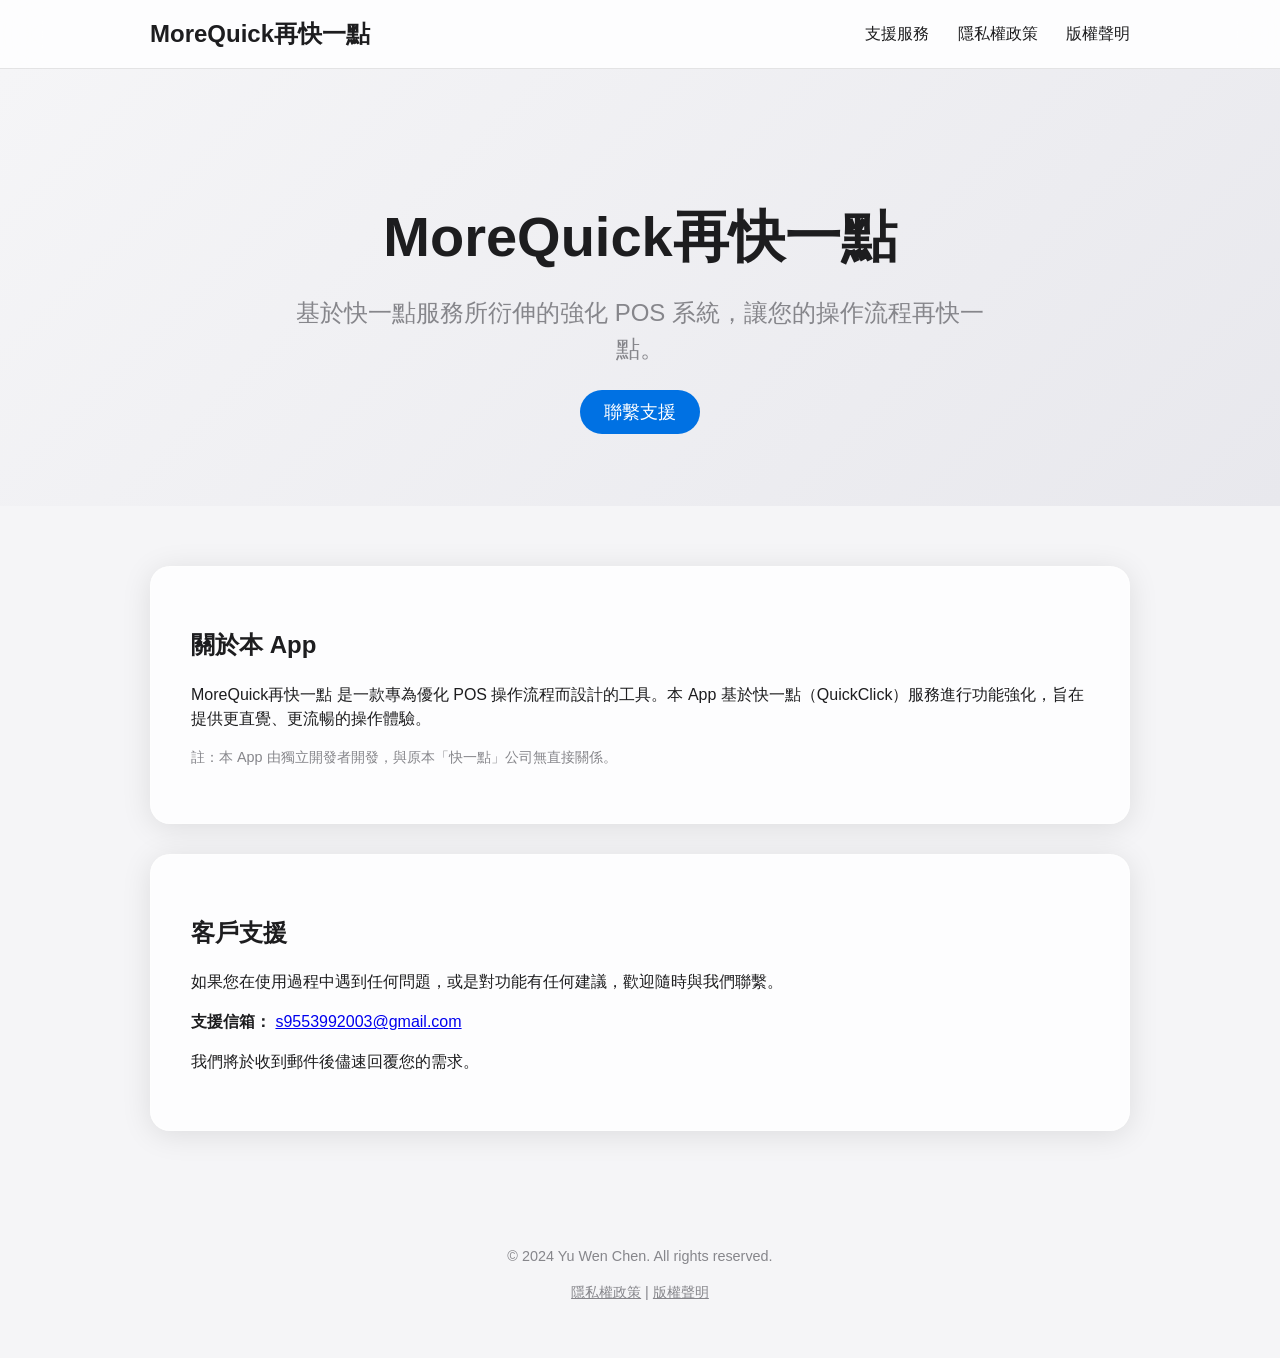
<file: index.html>
<!DOCTYPE html>
<html lang="zh-TW">
<head>
    <meta charset="UTF-8">
    <meta name="viewport" content="width=device-width, initial-scale=1.0">
    <title>MoreQuick再快一點 - 開發者支援</title>
    <link rel="stylesheet" href="styles.css">
</head>
<body>
    <header>
        <nav>
            <div style="font-size: 1.5rem; font-weight: 600;">MoreQuick再快一點</div>
            <div>
                <a href="#support">支援服務</a>
                <a href="privacy.html">隱私權政策</a>
                <a href="copyright.html">版權聲明</a>
            </div>
        </nav>
    </header>

    <section class="hero">
        <h1>MoreQuick再快一點</h1>
        <p>基於快一點服務所衍伸的強化 POS 系統，讓您的操作流程再快一點。</p>
        <a href="mailto:s9553992003@gmail.com" class="cta-button">聯繫支援</a>
    </section>

    <main class="section">
        <div class="card" id="about">
            <h2>關於本 App</h2>
            <p>MoreQuick再快一點 是一款專為優化 POS 操作流程而設計的工具。本 App 基於快一點（QuickClick）服務進行功能強化，旨在提供更直覺、更流暢的操作體驗。</p>
            <p style="color: #86868b; font-size: 0.9rem;">註：本 App 由獨立開發者開發，與原本「快一點」公司無直接關係。</p>
        </div>

        <div class="card" id="support">
            <h2>客戶支援</h2>
            <p>如果您在使用過程中遇到任何問題，或是對功能有任何建議，歡迎隨時與我們聯繫。</p>
            <p><strong>支援信箱：</strong> <a href="mailto:s9553992003@gmail.com">s9553992003@gmail.com</a></p>
            <p>我們將於收到郵件後儘速回覆您的需求。</p>
        </div>
    </main>

    <footer>
        <p>&copy; 2024 Yu Wen Chen. All rights reserved.</p>
        <p>
            <a href="privacy.html" style="color: inherit;">隱私權政策</a> | 
            <a href="copyright.html" style="color: inherit;">版權聲明</a>
        </p>
    </footer>
</body>
</html>
</file>
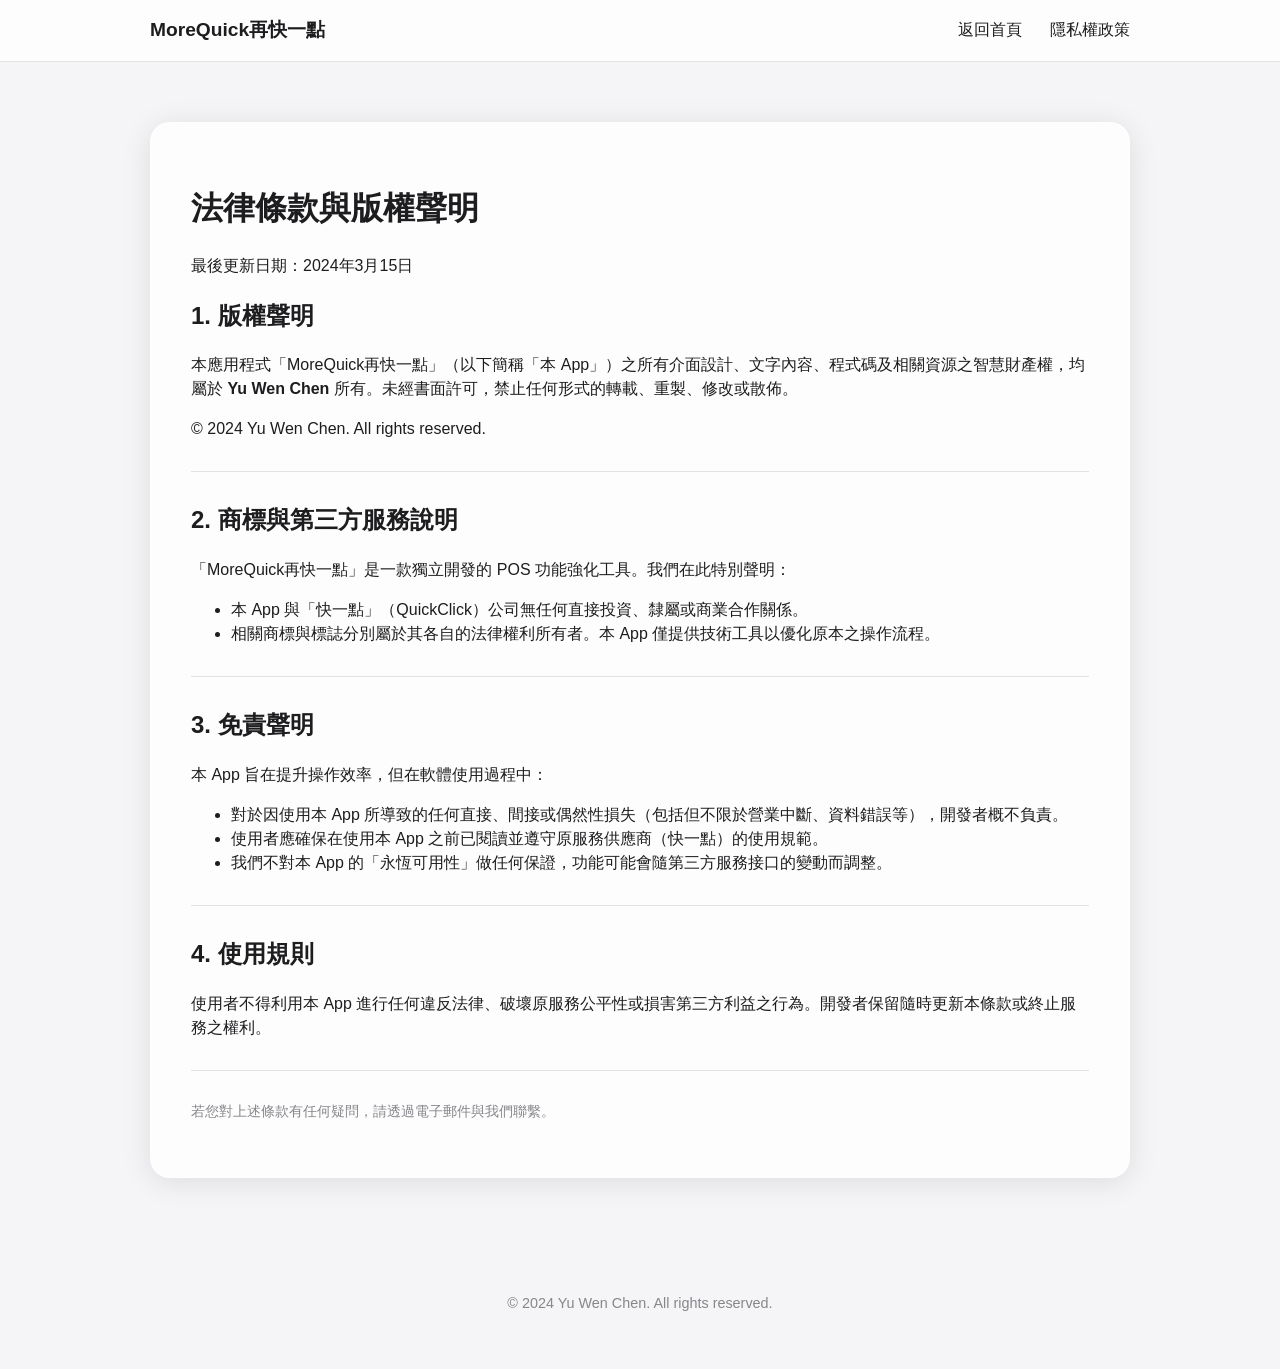
<file: copyright.html>
<!DOCTYPE html>
<html lang="zh-TW">
<head>
    <meta charset="UTF-8">
    <meta name="viewport" content="width=device-width, initial-scale=1.0">
    <title>法律條款與版權聲明 - MoreQuick再快一點</title>
    <link rel="stylesheet" href="styles.css">
</head>
<body>
    <header>
        <nav>
            <a href="index.html" style="margin-left: 0; font-size: 1.2rem; font-weight: 600;">MoreQuick再快一點</a>
            <div>
                <a href="index.html">返回首頁</a>
                <a href="privacy.html">隱私權政策</a>
            </div>
        </nav>
    </header>

    <main class="section">
        <div class="card">
            <h1>法律條款與版權聲明</h1>
            <p>最後更新日期：2024年3月15日</p>

            <section>
                <h2>1. 版權聲明</h2>
                <p>本應用程式「MoreQuick再快一點」（以下簡稱「本 App」）之所有介面設計、文字內容、程式碼及相關資源之智慧財產權，均屬於 <strong>Yu Wen Chen</strong> 所有。未經書面許可，禁止任何形式的轉載、重製、修改或散佈。</p>
                <p>&copy; 2024 Yu Wen Chen. All rights reserved.</p>
            </section>

            <hr style="border: 0; border-top: 1px solid rgba(0,0,0,0.1); margin: 30px 0;">

            <section>
                <h2>2. 商標與第三方服務說明</h2>
                <p>「MoreQuick再快一點」是一款獨立開發的 POS 功能強化工具。我們在此特別聲明：</p>
                <ul>
                    <li>本 App 與「快一點」（QuickClick）公司無任何直接投資、隸屬或商業合作關係。</li>
                    <li>相關商標與標誌分別屬於其各自的法律權利所有者。本 App 僅提供技術工具以優化原本之操作流程。</li>
                </ul>
            </section>

            <hr style="border: 0; border-top: 1px solid rgba(0,0,0,0.1); margin: 30px 0;">

            <section>
                <h2>3. 免責聲明</h2>
                <p>本 App 旨在提升操作效率，但在軟體使用過程中：</p>
                <ul>
                    <li>對於因使用本 App 所導致的任何直接、間接或偶然性損失（包括但不限於營業中斷、資料錯誤等），開發者概不負責。</li>
                    <li>使用者應確保在使用本 App 之前已閱讀並遵守原服務供應商（快一點）的使用規範。</li>
                    <li>我們不對本 App 的「永恆可用性」做任何保證，功能可能會隨第三方服務接口的變動而調整。</li>
                </ul>
            </section>

            <hr style="border: 0; border-top: 1px solid rgba(0,0,0,0.1); margin: 30px 0;">

            <section>
                <h2>4. 使用規則</h2>
                <p>使用者不得利用本 App 進行任何違反法律、破壞原服務公平性或損害第三方利益之行為。開發者保留隨時更新本條款或終止服務之權利。</p>
            </section>

            <hr style="border: 0; border-top: 1px solid rgba(0,0,0,0.1); margin: 30px 0;">
            <p style="font-size: 0.9rem; color: #86868b;">若您對上述條款有任何疑問，請透過電子郵件與我們聯繫。</p>
        </div>
    </main>

    <footer>
        <p>&copy; 2024 Yu Wen Chen. All rights reserved.</p>
    </footer>
</body>
</html>
</file>
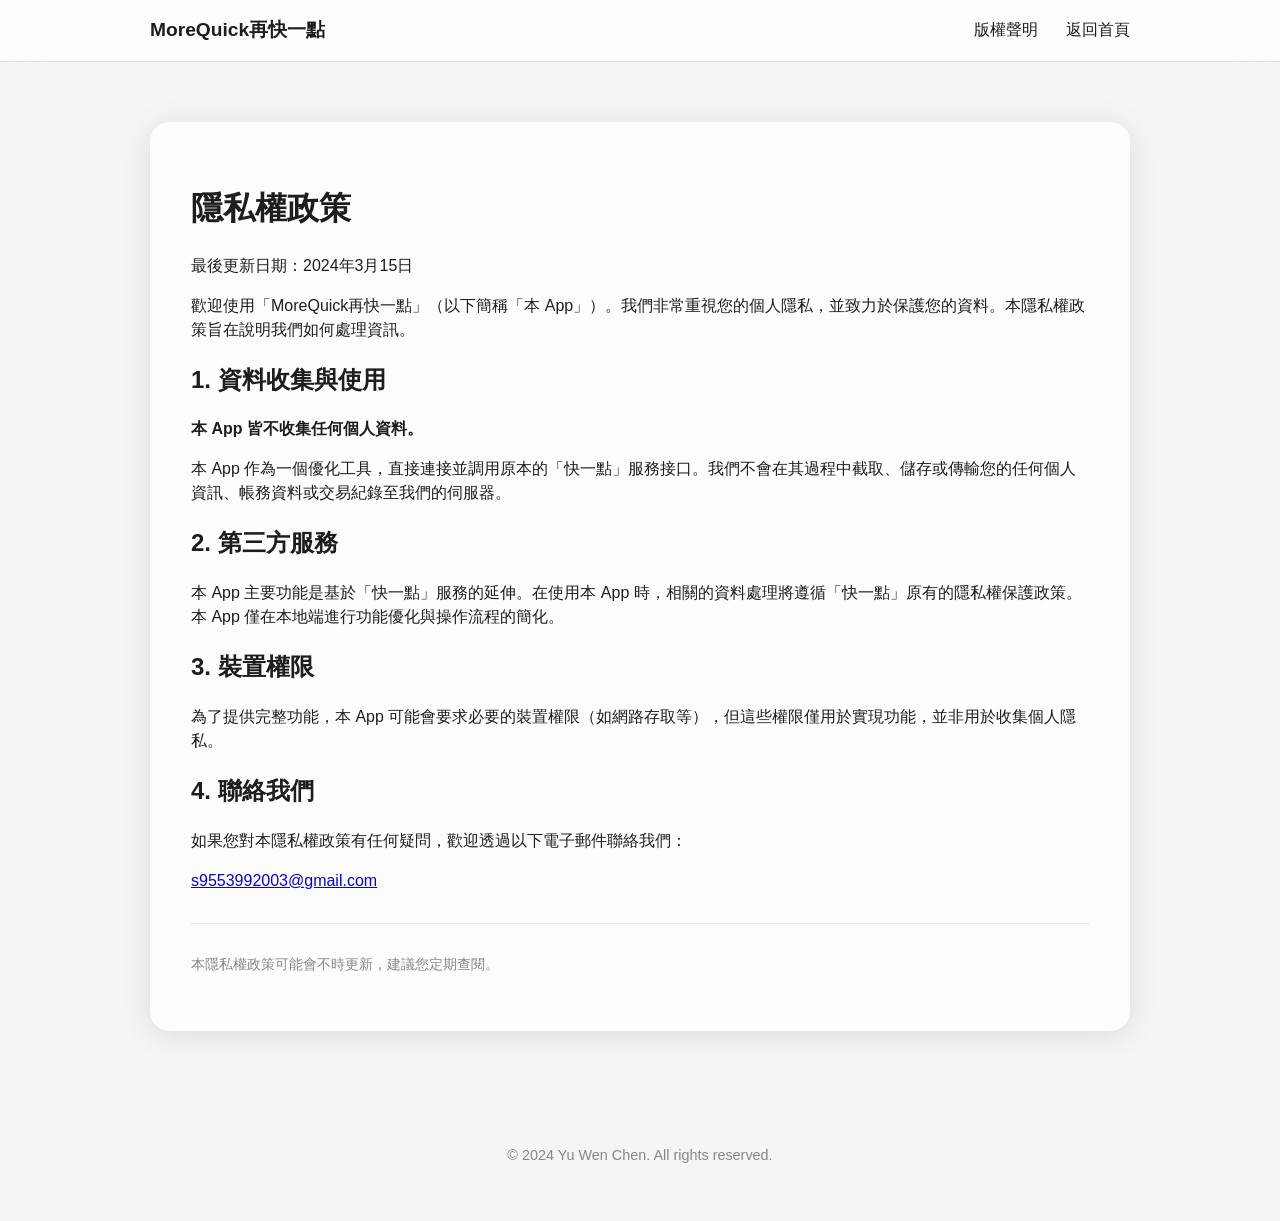
<file: privacy.html>
<!DOCTYPE html>
<html lang="zh-TW">
<head>
    <meta charset="UTF-8">
    <meta name="viewport" content="width=device-width, initial-scale=1.0">
    <title>隱私權政策 - MoreQuick再快一點</title>
    <link rel="stylesheet" href="styles.css">
</head>
<body>
    <header>
        <nav>
            <a href="index.html" style="margin-left: 0; font-size: 1.2rem; font-weight: 600;">MoreQuick再快一點</a>
            <div>
                <a href="copyright.html">版權聲明</a>
                <a href="index.html">返回首頁</a>
            </div>
        </nav>
    </header>

    <main class="section">
        <div class="card">
            <h1>隱私權政策</h1>
            <p>最後更新日期：2024年3月15日</p>

            <p>歡迎使用「MoreQuick再快一點」（以下簡稱「本 App」）。我們非常重視您的個人隱私，並致力於保護您的資料。本隱私權政策旨在說明我們如何處理資訊。</p>

            <h2>1. 資料收集與使用</h2>
            <p><strong>本 App 皆不收集任何個人資料。</strong></p>
            <p>本 App 作為一個優化工具，直接連接並調用原本的「快一點」服務接口。我們不會在其過程中截取、儲存或傳輸您的任何個人資訊、帳務資料或交易紀錄至我們的伺服器。</p>

            <h2>2. 第三方服務</h2>
            <p>本 App 主要功能是基於「快一點」服務的延伸。在使用本 App 時，相關的資料處理將遵循「快一點」原有的隱私權保護政策。本 App 僅在本地端進行功能優化與操作流程的簡化。</p>

            <h2>3. 裝置權限</h2>
            <p>為了提供完整功能，本 App 可能會要求必要的裝置權限（如網路存取等），但這些權限僅用於實現功能，並非用於收集個人隱私。</p>

            <h2>4. 聯絡我們</h2>
            <p>如果您對本隱私權政策有任何疑問，歡迎透過以下電子郵件聯絡我們：</p>
            <p><a href="mailto:s9553992003@gmail.com">s9553992003@gmail.com</a></p>

            <hr style="border: 0; border-top: 1px solid rgba(0,0,0,0.1); margin: 30px 0;">
            <p style="font-size: 0.9rem; color: #86868b;">本隱私權政策可能會不時更新，建議您定期查閱。</p>
        </div>
    </main>

    <footer>
        <p>&copy; 2024 Yu Wen Chen. All rights reserved.</p>
    </footer>
</body>
</html>
</file>
<file: styles.css>
:root {
    --primary-color: #0071e3;
    --secondary-color: #00bfff;
    --text-color: #1d1d1f;
    --bg-color: #ffffff;
    --card-bg: rgba(255, 255, 255, 0.8);
    --glass-border: rgba(255, 255, 255, 0.3);
}

body {
    font-family: 'Inter', -apple-system, BlinkMacSystemFont, "Segoe UI", Roboto, sans-serif;
    margin: 0;
    padding: 0;
    color: var(--text-color);
    background-color: #f5f5f7;
    line-height: 1.5;
}

header {
    background: rgba(255, 255, 255, 0.8);
    backdrop-filter: blur(20px);
    -webkit-backdrop-filter: blur(20px);
    position: sticky;
    top: 0;
    z-index: 1000;
    border-bottom: 1px solid rgba(0,0,0,0.1);
}

nav {
    max-width: 980px;
    margin: 0 auto;
    display: flex;
    justify-content: space-between;
    align-items: center;
    padding: 1rem 2rem;
}

nav a {
    text-decoration: none;
    color: var(--text-color);
    font-weight: 500;
    margin-left: 1.5rem;
    transition: color 0.3s;
}

nav a:hover {
    color: var(--primary-color);
}

.hero {
    padding: 80px 20px;
    text-align: center;
    background: linear-gradient(135deg, #f5f5f7 0%, #e8e8ed 100%);
}

.hero h1 {
    font-size: 3.5rem;
    font-weight: 700;
    margin-bottom: 1rem;
}

.hero p {
    font-size: 1.5rem;
    color: #86868b;
    max-width: 700px;
    margin: 0 auto 2rem;
}

.cta-button {
    background: var(--primary-color);
    color: white;
    padding: 12px 24px;
    border-radius: 980px;
    text-decoration: none;
    font-size: 1.1rem;
    transition: background 0.3s;
}

.cta-button:hover {
    background: #0077ed;
}

.section {
    max-width: 980px;
    margin: 60px auto;
    padding: 0 20px;
}

.card {
    background: var(--card-bg);
    border-radius: 20px;
    padding: 40px;
    box-shadow: 0 4px 30px rgba(0, 0, 0, 0.1);
    backdrop-filter: blur(5px);
    -webkit-backdrop-filter: blur(5px);
    border: 1px solid var(--glass-border);
    margin-bottom: 30px;
}

footer {
    text-align: center;
    padding: 40px;
    color: #86868b;
    font-size: 0.9rem;
}

@media (max-width: 768px) {
    .hero h1 { font-size: 2.5rem; }
    .hero p { font-size: 1.2rem; }
}
</file>
